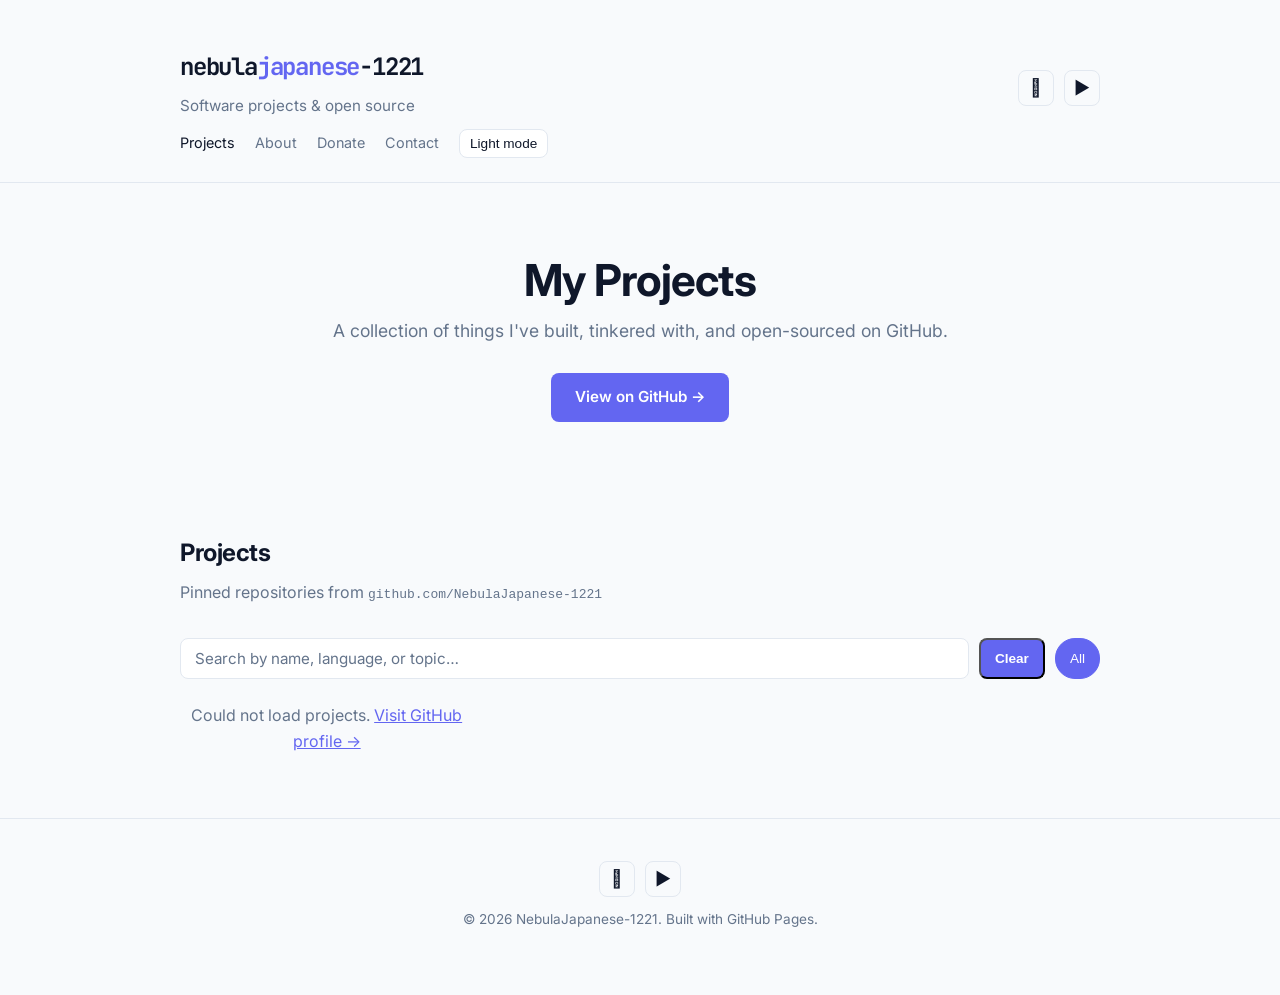
<file: index.html>
<!DOCTYPE html>
<html lang="en">
<head>
<meta charset="UTF-8">
<meta name="viewport" content="width=device-width, initial-scale=1.0">
<title>NebulaJapanese-1221 | Projects</title>
<meta name="description" content="Portfolio of GitHub projects by NebulaJapanese-1221">
<link rel="preconnect" href="https://fonts.googleapis.com">
<link rel="preconnect" href="https://fonts.gstatic.com" crossorigin>
<link href="https://fonts.googleapis.com/css2?family=Inter:wght@300;400;500;600;700&family=JetBrains+Mono:wght@400;500&display=swap" rel="stylesheet">
<link rel="stylesheet" href="style.css">
</head>
<body>
<a href="#projects" class="skip">Skip to projects</a>

<header>
  <div class="container">
    <div class="header-row">
      <div>
        <a href="index.html" class="logo">nebula<span>japanese</span>-1221</a>
        <div class="subtitle">Software projects &amp; open source</div>
      </div>
      <div class="social">
        <a href="https://github.com/NebulaJapanese-1221" target="_blank" rel="noopener" aria-label="GitHub"></a>
        <a href="https://www.youtube.com/@NebulaGamr52" target="_blank" rel="noopener" aria-label="YouTube">▶</a>
      </div>
    </div>
    <nav style="margin-top:10px;font-size:0.9rem;">
      <a href="index.html" style="color:var(--text);margin-right:16px;text-decoration:none">Projects</a>
      <a href="about.html" style="color:var(--muted);margin-right:16px;text-decoration:none">About</a>
      <a href="donate.html" style="color:var(--muted);margin-right:16px;text-decoration:none">Donate</a>
      <a href="contact.html" style="color:var(--muted);text-decoration:none">Contact</a>
      <button id="theme-toggle" class="theme-toggle" style="margin-left:auto;">Dark mode</button>
    </nav>
  </div>
</header>

<section class="hero">
  <div class="container">
    <h1>My Projects</h1>
    <p>A collection of things I've built, tinkered with, and open-sourced on GitHub.</p>
    <a href="https://github.com/NebulaJapanese-1221" class="cta" target="_blank" rel="noopener">View on GitHub &rarr;</a>
  </div>
</section>

<section class="section" id="projects">
  <div class="container">
    <h2 class="section-title">Projects</h2>
    <p class="section-desc">Pinned repositories from <code>github.com/NebulaJapanese-1221</code></p>

    <div class="filters">
      <input type="text" id="filter-input" class="filter-input" placeholder="Search by name, language, or topic&hellip;">
      <button id="filter-clear" class="cta" style="padding:6px 14px;font-size:0.85rem;">Clear</button>
      <button class="filter-chip active" data-filter="all">All</button>
    </div>

    <div id="projects-grid" class="grid">
      <div class="load-state">Loading projects&hellip;</div>
    </div>
  </div>
</section>

<footer>
  <div class="container">
    <div class="social" style="justify-content:center;margin-bottom:12px;">
      <a href="https://github.com/NebulaJapanese-1221" target="_blank" rel="noopener" aria-label="GitHub"></a>
      <a href="https://www.youtube.com/@NebulaGamr52" target="_blank" rel="noopener" aria-label="YouTube">▶</a>
    </div>
    <p>&copy; <span id="year"></span> NebulaJapanese-1221. Built with <a href="https://pages.github.com" target="_blank" rel="noopener">GitHub Pages</a>.</p>
  </div>
</footer>

<script src="script.js" defer></script>
</body>
</html>
</file>
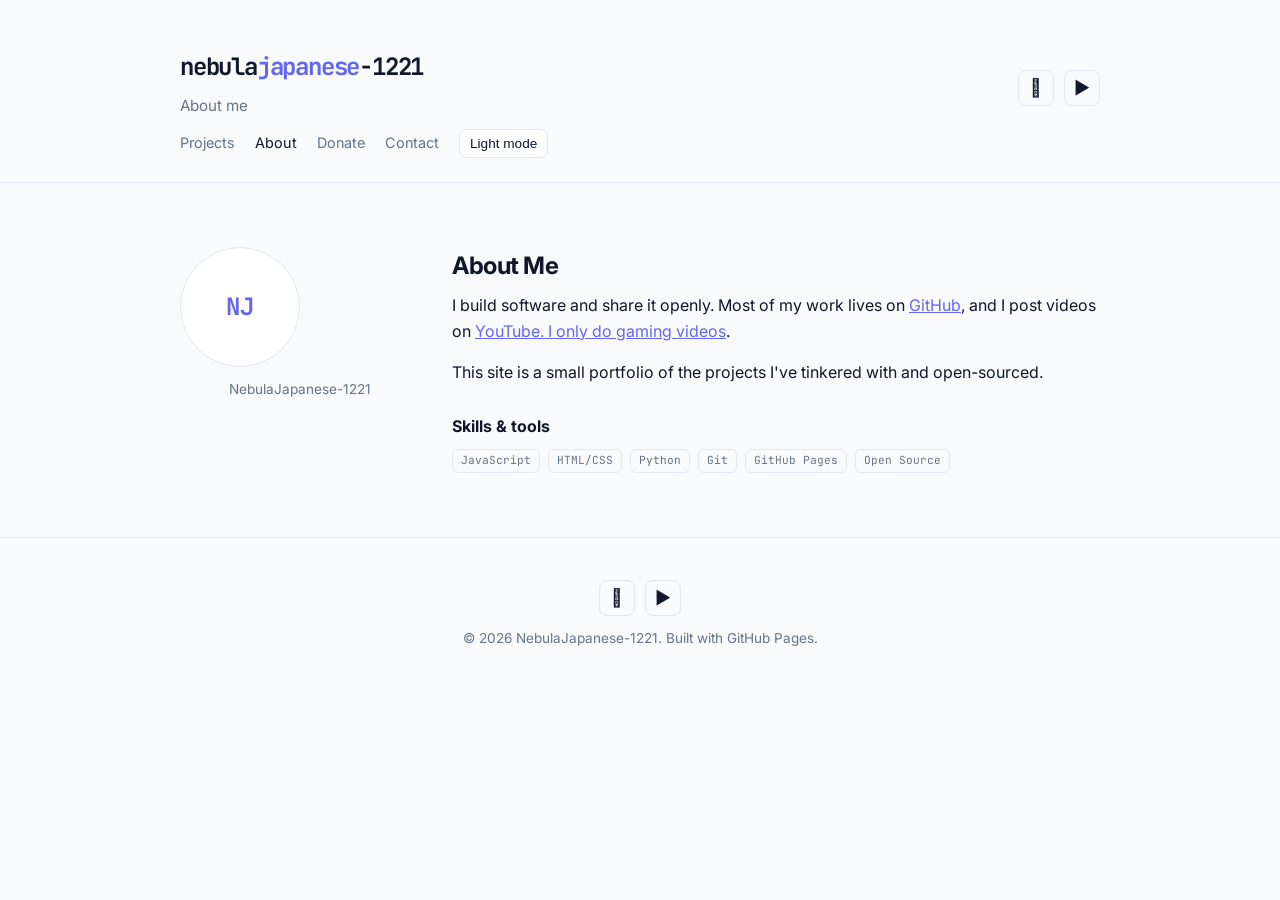
<file: about.html>
<!DOCTYPE html>
<html lang="en">
<head>
<meta charset="UTF-8">
<meta name="viewport" content="width=device-width, initial-scale=1.0">
<title>About | NebulaJapanese-1221</title>
<meta name="description" content="About NebulaJapanese-1221 — bio, skills, and open source work">
<link rel="preconnect" href="https://fonts.googleapis.com">
<link rel="preconnect" href="https://fonts.gstatic.com" crossorigin>
<link href="https://fonts.googleapis.com/css2?family=Inter:wght@300;400;500;600;700&family=JetBrains+Mono:wght@400;500&display=swap" rel="stylesheet">
<link rel="stylesheet" href="style.css">
</head>
<body>
<a href="#content" class="skip">Skip to content</a>

<header>
  <div class="container">
    <div class="header-row">
      <div>
        <a href="index.html" class="logo">nebula<span>japanese</span>-1221</a>
        <div class="subtitle">About me</div>
      </div>
      <div class="social">
        <a href="https://github.com/NebulaJapanese-1221" target="_blank" rel="noopener" aria-label="GitHub"></a>
        <a href="https://www.youtube.com/@NebulaGamr52" target="_blank" rel="noopener" aria-label="YouTube">▶</a>
      </div>
    </div>
    <nav style="margin-top:10px;font-size:0.9rem;">
      <a href="index.html" style="color:var(--muted);margin-right:16px;text-decoration:none">Projects</a>
      <a href="about.html" style="color:var(--text);text-decoration:none">About</a>
      <a href="donate.html" style="color:var(--muted);margin-right:16px;text-decoration:none">Donate</a>
      <a href="contact.html" style="color:var(--muted);text-decoration:none">Contact</a>
      <button id="theme-toggle" class="theme-toggle">Dark mode</button>
    </nav>
  </div>
</header>

<section class="section" id="content">
  <div class="container">
    <div class="about-grid">
      <div class="about-media">
        <div class="avatar-placeholder" aria-label="Profile photo">NJ</div>
        <p style="margin-top:12px;font-size:0.85rem;color:var(--muted);text-align:center;">NebulaJapanese-1221</p>
      </div>
      <div class="about-body">
        <h1 class="section-title">About Me</h1>
        <p>I build software and share it openly. Most of my work lives on <a href="https://github.com/NebulaJapanese-1221" target="_blank" rel="noopener" style="color:var(--accent)">GitHub</a>, and I post videos on <a href="https://www.youtube.com/@NebulaGamr52" target="_blank" rel="noopener" style="color:var(--accent)">YouTube. I only do gaming videos</a>.</p>
        <p style="margin-top:16px;">This site is a small portfolio of the projects I've tinkered with and open-sourced.</p>

        <div style="margin-top:28px;">
          <h3 style="font-size:1rem;margin-bottom:10px;">Skills &amp; tools</h3>
          <div class="tags" style="gap:8px;">
            <span class="tag">JavaScript</span>
            <span class="tag">HTML/CSS</span>
            <span class="tag">Python</span>
            <span class="tag">Git</span>
            <span class="tag">GitHub Pages</span>
            <span class="tag">Open Source</span>
          </div>
        </div>
      </div>
    </div>
  </div>
</section>

<footer>
  <div class="container">
    <div class="social" style="justify-content:center;margin-bottom:12px;">
      <a href="https://github.com/NebulaJapanese-1221" target="_blank" rel="noopener" aria-label="GitHub"></a>
      <a href="https://www.youtube.com/@NebulaGamr52" target="_blank" rel="noopener" aria-label="YouTube">▶</a>
    </div>
    <p>&copy; <span id="year"></span> NebulaJapanese-1221. Built with <a href="https://pages.github.com" target="_blank" rel="noopener">GitHub Pages</a>.</p>
  </div>
</footer>

<script src="script.js" defer></script>
<style>
.about-grid{
  display:grid;
  grid-template-columns:1fr;
  gap:32px;
  align-items:start;
}
@media (min-width:640px){
  .about-grid{grid-template-columns:240px 1fr;}
}
.avatar-placeholder{
  width:120px;height:120px;border-radius:50%;
  background:var(--card);border:1px solid var(--border);
  display:flex;align-items:center;justify-content:center;
  font-family:'JetBrains Mono',monospace;font-weight:700;font-size:1.5rem;
  color:var(--accent);
}
</style>
</body>
</html>
</file>
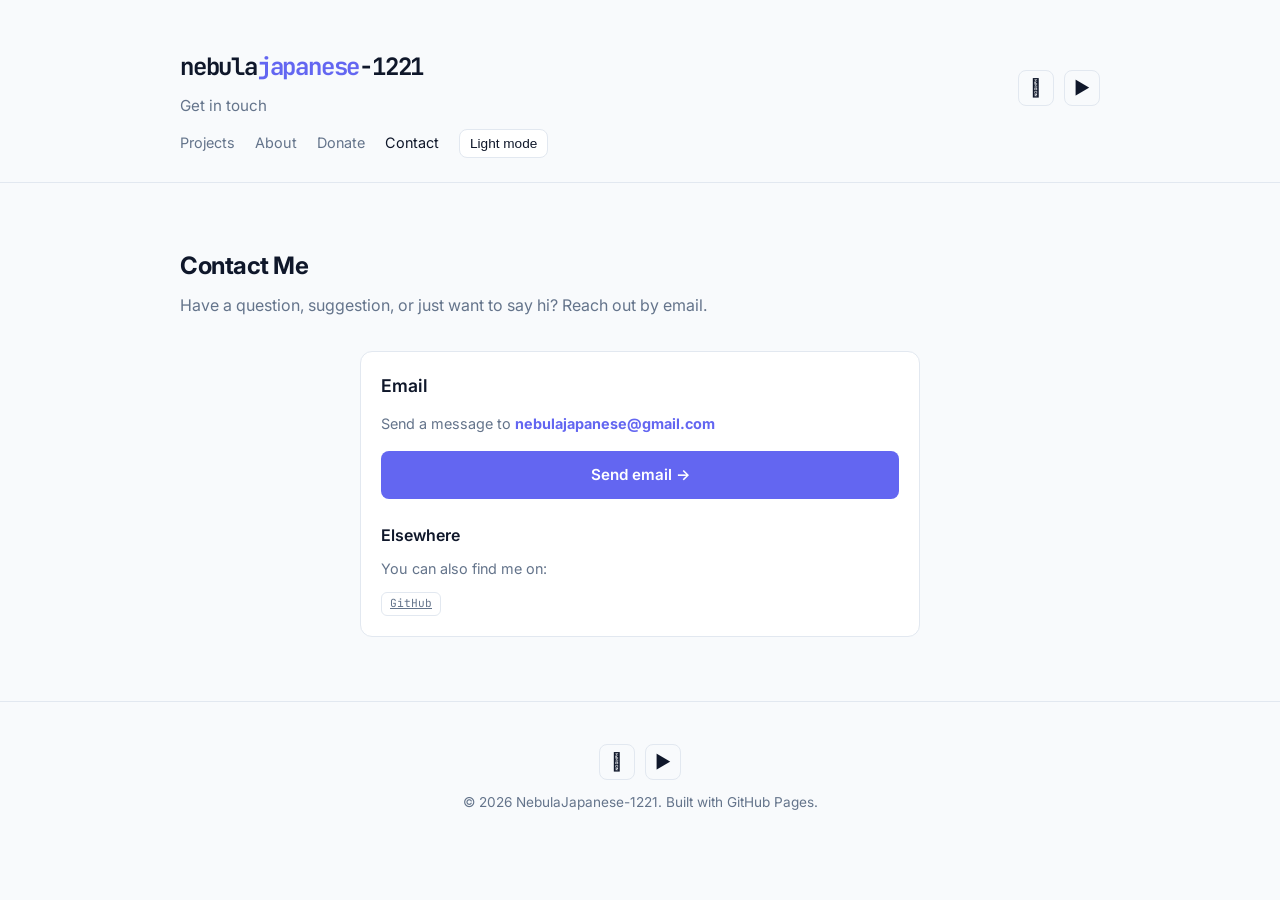
<file: contact.html>
<!DOCTYPE html>
<html lang="en">
<head>
<meta charset="UTF-8">
<meta name="viewport" content="width=device-width, initial-scale=1.0">
<title>Contact | NebulaJapanese-1221</title>
<meta name="description"content="Get in touch with NebulaJapanese-1221">
<link rel="preconnect" href="https://fonts.googleapis.com">
<link rel="preconnect" href="https://fonts.gstatic.com" crossorigin>
<link href="https://fonts.googleapis.com/css2?family=Inter:wght@300;400;500;600;700&family=JetBrains+Mono:wght@400;500&display=swap" rel="stylesheet">
<link rel="stylesheet" href="style.css">
</head>
<body>
<a href="#content" class="skip">Skip to content</a>

<header>
  <div class="container">
    <div class="header-row">
      <div>
        <a href="index.html" class="logo">nebula<span>japanese</span>-1221</a>
        <div class="subtitle">Get in touch</div>
      </div>
      <div class="social">
        <a href="https://github.com/NebulaJapanese-1221" target="_blank" rel="noopener" aria-label="GitHub"></a>
        <a href="https://www.youtube.com/@NebulaGamr52" target="_blank" rel="noopener" aria-label="YouTube">▶</a>
      </div>
    </div>
    <nav style="margin-top:10px;font-size:0.9rem;">
      <a href="index.html" style="color:var(--muted);margin-right:16px;text-decoration:none">Projects</a>
      <a href="about.html" style="color:var(--muted);margin-right:16px;text-decoration:none">About</a>
      <a href="donate.html" style="color:var(--muted);margin-right:16px;text-decoration:none">Donate</a>
      <a href="contact.html" style="color:var(--text);text-decoration:none">Contact</a>
      <button id="theme-toggle" class="theme-toggle">Dark mode</button>
    </nav>
  </div>
</header>

<section class="section" id="content">
  <div class="container">
    <h1 class="section-title">Contact Me</h1>
    <p class="section-desc">Have a question, suggestion, or just want to say hi? Reach out by email.</p>

    <div class="card" style="max-width:560px;margin:0 auto;">
      <h3 style="font-size:1.1rem;margin-bottom:12px">Email</h3>
      <p style="margin-bottom:16px">Send a message to <strong style="color:var(--accent)">nebulajapanese@gmail.com</strong></p>

      <a href="mailto:nebulajapanese@gmail.com" class="cta" style="display:inline-flex;align-items:center;justify-content:center;width:100%;gap:8px;">Send email &rarr;</a>

      <div style="margin-top:24px;">
        <h3 style="font-size:1rem;margin-bottom:8px">Elsewhere</h3>
        <p style="color:var(--muted);margin-bottom:12px">You can also find me on:</p>
        <div class="tags">
          <a href="https://github.com/NebulaJapanese-1221" class="tag" target="_blank" rel="noopener">GitHub</a>
        </div>
      </div>
    </div>
  </div>
</section>

<footer>
  <div class="container">
    <div class="social" style="justify-content:center;margin-bottom:12px;">
      <a href="https://github.com/NebulaJapanese-1221" target="_blank" rel="noopener" aria-label="GitHub"></a>
      <a href="https://www.youtube.com/@NebulaGamr52" target="_blank" rel="noopener" aria-label="YouTube">▶</a>
    </div>
    <p>&copy; <span id="year"></span> NebulaJapanese-1221. Built with <a href="https://pages.github.com" target="_blank" rel="noopener">GitHub Pages</a>.</p>
  </div>
</footer>

<script src="script.js" defer></script>
</body>
</html>
</file>
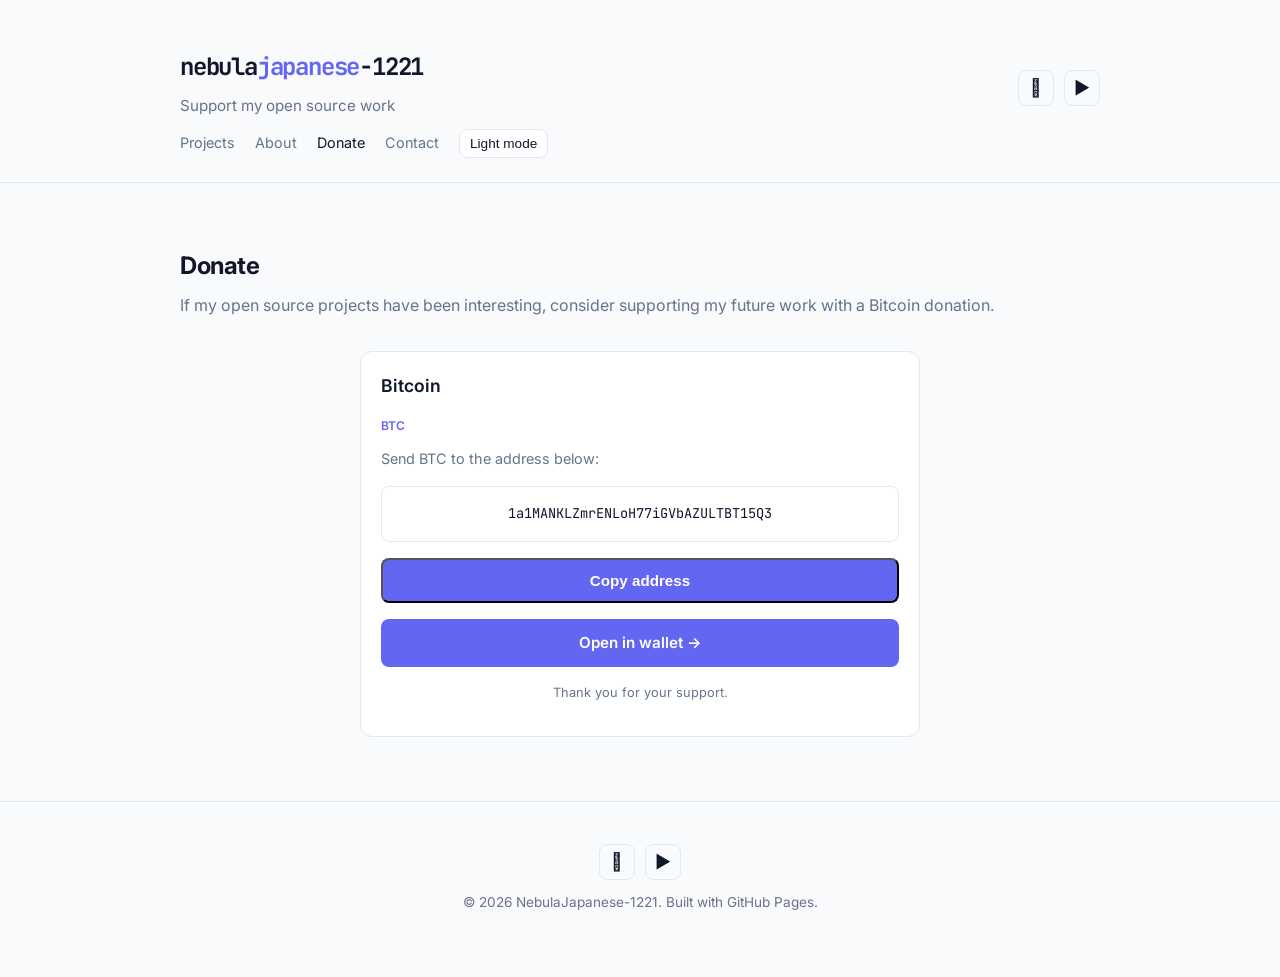
<file: donate.html>
<!DOCTYPE html>
<html lang="en">
<head>
<meta charset="UTF-8">
<meta name="viewport" content="width=device-width, initial-scale=1.0">
<title>Donate | NebulaJapanese-1221</title>
<meta name="description"content="Support NebulaJapanese-1221 with a Bitcoin donation">
<link rel="preconnect" href="https://fonts.googleapis.com">
<link rel="preconnect" href="https://fonts.gstatic.com" crossorigin>
<link href="https://fonts.googleapis.com/css2?family=Inter:wght@300;400;500;600;700&family=JetBrains+Mono:wght@400;500&display=swap" rel="stylesheet">
<link rel="stylesheet" href="style.css">
</head>
<body>
<a href="#content" class="skip">Skip to content</a>

<header>
  <div class="container">
    <div class="header-row">
      <div>
        <a href="index.html" class="logo">nebula<span>japanese</span>-1221</a>
        <div class="subtitle">Support my open source work</div>
      </div>
      <div class="social">
        <a href="https://github.com/NebulaJapanese-1221" target="_blank" rel="noopener" aria-label="GitHub"></a>
        <a href="https://www.youtube.com/@NebulaGamr52" target="_blank" rel="noopener" aria-label="YouTube">▶</a>
      </div>
    </div>
    <nav style="margin-top:10px;font-size:0.9rem;">
      <a href="index.html" style="color:var(--muted);margin-right:16px;text-decoration:none">Projects</a>
      <a href="about.html" style="color:var(--muted);margin-right:16px;text-decoration:none">About</a>
      <a href="donate.html" style="color:var(--text);text-decoration:none">Donate</a>
      <a href="contact.html" style="color:var(--muted);margin-right:16px;text-decoration:none">Contact</a>
      <button id="theme-toggle" class="theme-toggle">Dark mode</button>
    </nav>
  </div>
</header>

<section class="section" id="content">
  <div class="container">
    <h1 class="section-title">Donate</h1>
    <p class="section-desc">If my open source projects have been interesting, consider supporting my future work with a Bitcoin donation.</p>

    <div class="card" style="max-width:560px;margin:0 auto;">
      <h3 style="font-size:1.1rem;margin-bottom:16px">Bitcoin</h3>
      <div class="tech">BTC</div>
      <p style="margin-bottom:16px">Send BTC to the address below:</p>

      <div class="btc-address">
        1a1MANKLZmrENLoH77iGVbAZULTBT15Q3
      </div>

      <button class="cta" id="copy-btc" style="width:100%;justify-content:center;">Copy address</button>

      <div style="margin-top:16px;">
        <a href="bitcoin:1a1MANKLZmrENLoH77iGVbAZULTBT15Q3" class="cta" style="display:inline-flex;align-items:center;justify-content:center;width:100%;gap:8px;" target="_blank" rel="noopener">Open in wallet &rarr;</a>
      </div>

      <p style="font-size:0.8rem;color:var(--muted);margin-top:16px;text-align:center;">Thank you for your support.</p>
    </div>
  </div>
</section>

<footer>
  <div class="container">
    <div class="social" style="justify-content:center;margin-bottom:12px;">
      <a href="https://github.com/NebulaJapanese-1221" target="_blank" rel="noopener" aria-label="GitHub"></a>
      <a href="https://www.youtube.com/@NebulaGamr52" target="_blank" rel="noopener" aria-label="YouTube">▶</a>
    </div>
    <p>&copy; <span id="year"></span> NebulaJapanese-1221. Built with <a href="https://pages.github.com" target="_blank" rel="noopener">GitHub Pages</a>.</p>
  </div>
</footer>

<script src="script.js" defer></script>
<script>
(function(){
  const btn = document.getElementById('copy-btc');
  if(!btn) return;
  const addr = '1a1MANKLZmrENLoH77iGVbAZULTBT15Q3';
  btn.addEventListener('click', async ()=>{
    try{
      await navigator.clipboard.writeText(addr);
      const orig = btn.textContent;
      btn.textContent = 'Copied!';
      setTimeout(()=> btn.textContent = orig, 1500);
    }catch(e){
      /* fallback */
      const ta = document.createElement('textarea');
      ta.value = addr;
      document.body.appendChild(ta);
      ta.select();
      document.execCommand('copy');
      document.body.removeChild(ta);
      const orig = btn.textContent;
      btn.textContent = 'Copied!';
      setTimeout(()=> btn.textContent = orig, 1500);
    }
  });
})();
</script>
</body>
</html>
</file>
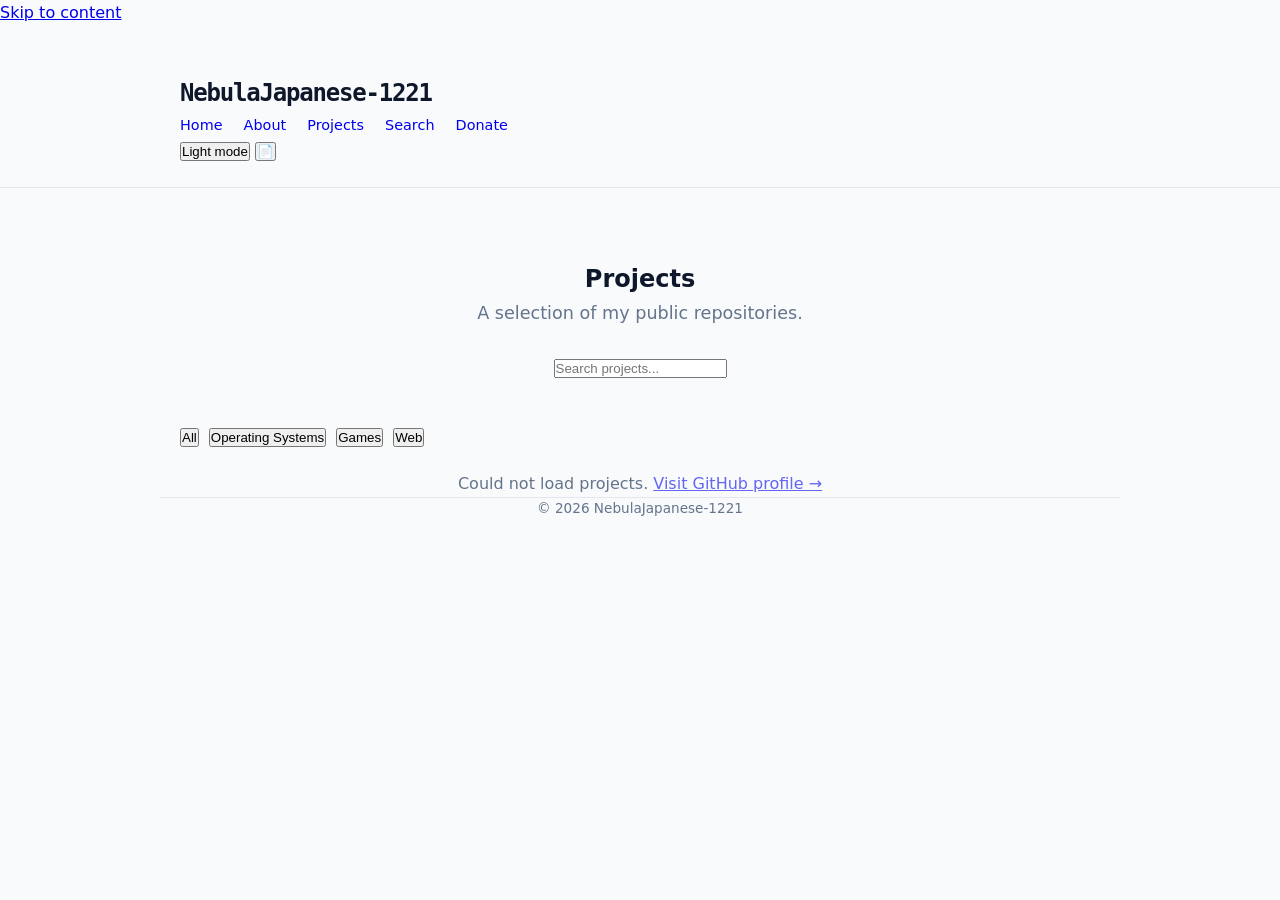
<file: projects.html>
<!DOCTYPE html>
<html lang="en">
<head>
    <meta charset="UTF-8">
    <meta name="viewport" content="width=device-width, initial-scale=1.0">
    <title>NebulaJapanese-1221 | Projects</title>
    <link rel="stylesheet" href="style.css">
    <link rel="icon" href="favicon.svg" type="image/svg+xml">
</head>
<body>
    <a href="#main-content" class="skip-link">Skip to content</a>

    <header>
        <div class="container header-inner">
            <h1 class="logo">NebulaJapanese-1221</h1>
            <nav>
                <a href="index.html">Home</a>
                <a href="about.html">About</a>
                <a href="projects.html" class="active">Projects</a>
                <a href="search.html">Search</a>
                <a href="donate.html">Donate</a>
            </nav>
            <button id="theme-toggle" class="btn-toggle" aria-label="Toggle dark/light mode">🌙</button>
            <button id="lowbandwidth-toggle" class="btn-toggle" aria-label="Toggle low-bandwidth mode">📄</button>
        </div>
    </header>

    <main class="container" id="main-content">
        <section class="hero">
            <h2>Projects</h2>
            <p>A selection of my public repositories.</p>
            <div class="search-box">
                <input type="text" id="project-search" placeholder="Search projects..." aria-label="Search projects">
            </div>
        </section>

        <div class="filters">
            <button class="filter-btn active" data-filter="all">All</button>
            <button class="filter-btn" data-filter="os">Operating Systems</button>
            <button class="filter-btn" data-filter="game">Games</button>
            <button class="filter-btn" data-filter="web">Web</button>
        </div>

        <section class="projects-grid" id="projects-grid">
            <article class="project-card" data-type="web" data-updated="Oct 18, 2026">
                <h3>nebulajapanese-1221.github.io</h3>
                <p class="project-lang">HTML</p>
                <p class="project-updated">Updated: Oct 18, 2026</p>
                <p>This personal website portfolio.</p>
                <a href="https://github.com/NebulaJapanese-1221/nebulajapanese-1221.github.io" class="btn" target="_blank" rel="noopener noreferrer">View on GitHub</a>
            </article>

            <article class="project-card" data-type="os" data-updated="Oct 18, 2026">
                <h3>NebulaOS</h3>
                <p class="project-lang">C++ &bull; x86 Assembly</p>
                <p class="project-updated">Updated: Oct 18, 2026</p>
                <p>NebulaOS is a small 32-bit x86 hobby operating system. GRUB loads its Multiboot kernel, which uses a 32-bit graphics framebuffer and starts a simple desktop-style shell.</p>
                <p><strong>Build:</strong> requires Clang/LLVM, NASM, GRUB utilities, mtools, xorriso, and QEMU. Run <code>make</code> then <code>make run</code>.</p>
                <p><strong>License:</strong> GNU General Public License v3.0</p>
                <p><strong>Contact:</strong> <a href="mailto:nebulajapanese@gmail.com">nebulajapanese@gmail.com</a></p>
                <a href="https://github.com/NebulaJapanese-1221/NebulaOS" class="btn" target="_blank" rel="noopener noreferrer">View on GitHub</a>
            </article>

            <article class="project-card" data-type="game" data-updated="Oct 7, 2026">
                <h3>Project NebulaBeat</h3>
                <p class="project-lang">GDScript &bull; Godot</p>
                <p class="project-updated">Updated: Oct 7, 2026</p>
                <p>A fast-paced rhythm-action game where players defend a spinning energy core by dragging to slice incoming explosive notes before they collide with it. Notes accelerate as they approach the core, while long notes require multiple separate drag strokes to clear.</p>
                <p class="project-credits"><strong>Credits:</strong> UI assets by <a href="https://kenney.nl/" target="_blank" rel="noopener noreferrer">Kenney</a>, licensed under <a href="https://creativecommons.org/publicdomain/zero/1.0/" target="_blank" rel="noopener noreferrer">CC0 1.0 Universal</a>.</p>
                <a href="https://github.com/NebulaJapanese-1221/Project-NebulaBeat" class="btn" target="_blank" rel="noopener noreferrer">View on GitHub</a>
            </article>
        </section>
    </main>

    <footer class="container">
        <p>&copy; 2026 NebulaJapanese-1221</p>
    </footer>

    <script src="script.js"></script>
</body>
</html>
</file>
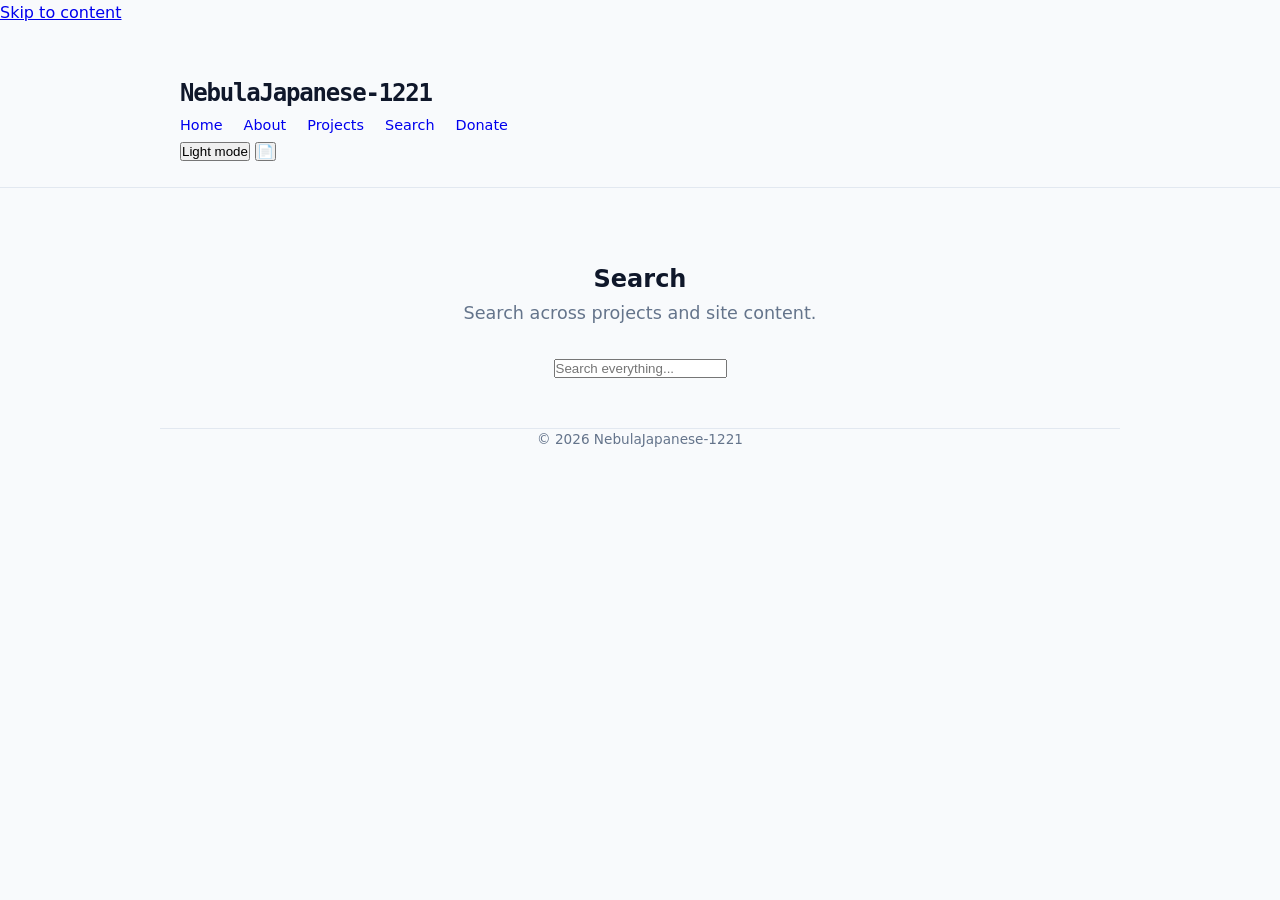
<file: search.html>
<!DOCTYPE html>
<html lang="en">
<head>
    <meta charset="UTF-8">
    <meta name="viewport" content="width=device-width, initial-scale=1.0">
    <title>NebulaJapanese-1221 | Search</title>
    <link rel="stylesheet" href="style.css">
    <link rel="icon" href="favicon.svg" type="image/svg+xml">
</head>
<body>
    <a href="#main-content" class="skip-link">Skip to content</a>

    <header>
        <div class="container header-inner">
            <h1 class="logo">NebulaJapanese-1221</h1>
            <nav>
                <a href="index.html">Home</a>
                <a href="about.html">About</a>
                <a href="projects.html">Projects</a>
                <a href="search.html" class="active">Search</a>
                <a href="donate.html">Donate</a>
            </nav>
            <button id="theme-toggle" class="btn-toggle" aria-label="Toggle dark/light mode">🌙</button>
            <button id="lowbandwidth-toggle" class="btn-toggle" aria-label="Toggle low-bandwidth mode">📄</button>
        </div>
    </header>

    <main class="container" id="main-content">
        <section class="hero">
            <h2>Search</h2>
            <p>Search across projects and site content.</p>
            <div class="search-box">
                <input type="text" id="global-search" placeholder="Search everything..." aria-label="Search site">
            </div>
        </section>

        <section class="search-results" id="search-results">
            <p id="results-count"></p>
            <div id="results-list"></div>
        </section>
    </main>

    <footer class="container">
        <p>&copy; 2026 NebulaJapanese-1221</p>
    </footer>

    <script src="script.js"></script>
</body>
</html>
</file>
<file: style.css>
:root{
  --bg:#0a0a0a;
  --card:#121212;
  --text:#f5f5f5;
  --muted:#94a3b8;
  --accent:#6366f1;
  --accent-hover:#4f46e5;
  --border:#1e1e1e;
  --radius:12px;
}
[data-theme="light"]{
  --bg:#f8fafc;
  --card:#ffffff;
  --text:#0f172a;
  --muted:#64748b;
  --border:#e2e8f0;
}
*{box-sizing:border-box;margin:0;padding:0}
html{scroll-behavior:smooth}
body{
  background:var(--bg);
  color:var(--text);
  font-family:'Inter',system-ui,sans-serif;
  line-height:1.6;
  min-height:100vh;
  transition:background-color .3s,color .3s;
}
.container{max-width:960px;margin:0 auto;padding:0 20px}
.skip{
  position:absolute;left:-9999px;top:auto;width:1px;height:1px;overflow:hidden
}
header{
  padding:48px 0 24px;
  border-bottom:1px solid var(--border);
}
.header-row{
  display:flex;
  align-items:center;
  justify-content:space-between;
  flex-wrap:wrap;
  gap:12px;
}
.logo{
  font-family:'JetBrains Mono',monospace;
  font-weight:700;
  font-size:1.5rem;
  letter-spacing:-0.05em;
  color:var(--text);
  text-decoration:none;
}
.logo span{color:var(--accent)}
.subtitle{
  margin-top:8px;
  color:var(--muted);
  font-size:0.95rem;
}
nav a{
  font-size:0.9rem;
  margin-right:16px;
  text-decoration:none;
}
.theme-toggle{
  background:var(--card);
  border:1px solid var(--border);
  color:var(--text);
  border-radius:8px;
  padding:6px 10px;
  font-size:0.85rem;
  cursor:pointer;
  display:inline-flex;
  align-items:center;
  gap:6px;
}
.theme-toggle:hover{border-color:var(--accent)}
.social{
  display:flex;
  gap:10px;
  margin-top:10px;
}
.social a{
  display:inline-flex;
  align-items:center;
  justify-content:center;
  width:36px;
  height:36px;
  border:1px solid var(--border);
  border-radius:8px;
  color:var(--text);
  text-decoration:none;
  font-size:1.1rem;
  transition:border-color .2s,background .2s;
}
.social a:hover{border-color:var(--accent);background:var(--card)}
.hero{
  text-align:center;
  padding:72px 0 48px;
}
.hero h1{
  font-size:2.75rem;
  font-weight:700;
  line-height:1.15;
  margin-bottom:12px;
  letter-spacing:-0.02em;
}
.hero p{
  color:var(--muted);
  font-size:1.1rem;
  max-width:620px;
  margin:0 auto 28px;
}
.cta{
  display:inline-flex;
  align-items:center;
  gap:10px;
  padding:12px 24px;
  background:var(--accent);
  color:#fff;
  text-decoration:none;
  border-radius:8px;
  font-weight:600;
  font-size:0.95rem;
  transition:background .2s,transform .1s;
}
.cta:hover{background:var(--accent-hover);transform:translateY(-1px)}
.section{padding:64px 0}
.section-title{
  font-size:1.5rem;
  font-weight:700;
  margin-bottom:8px;
  letter-spacing:-0.02em;
}
.section-desc{color:var(--muted);margin-bottom:32px}
.filters{
  display:flex;
  gap:10px;
  margin-bottom:24px;
  flex-wrap:wrap;
}
.filter-input{
  flex:1;
  min-width:220px;
  background:var(--card);
  border:1px solid var(--border);
  color:var(--text);
  border-radius:8px;
  padding:10px 14px;
  font-size:0.95rem;
  font-family:inherit;
}
.filter-input::placeholder{color:var(--muted)}
.filter-input:focus{outline:none;border-color:var(--accent)}
.filter-chip{
  background:var(--card);
  border:1px solid var(--border);
  color:var(--text);
  border-radius:20px;
  padding:6px 14px;
  font-size:0.85rem;
  cursor:pointer;
  white-space:nowrap;
}
.filter-chip.active{background:var(--accent);border-color:var(--accent);color:#fff}
.filter-chip:hover{border-color:var(--accent)}
.grid{
  display:grid;
  grid-template-columns:repeat(auto-fill,minmax(280px,1fr));
  gap:20px
}
.card{
  background:var(--card);
  border:1px solid var(--border);
  border-radius:var(--radius);
  padding:20px;
  transition:border-color .2s,transform .1s;
  text-decoration:none;
  color:var(--text);
  display:block;
}
.card:hover{border-color:var(--accent);transform:translateY(-3px)}
.card h3{font-size:1.1rem;font-weight:600;margin-bottom:6px}
.card p{font-size:0.9rem;color:var(--muted);margin-bottom:12px}
.tags{
  display:flex;flex-wrap:wrap;gap:6px
}
.tag{
  font-family:'JetBrains Mono',monospace;
  font-size:0.7rem;
  padding:2px 8px;
  border:1px solid var(--border);
  border-radius:6px;
  color:var(--muted);
}
.card:hover .tag{border-color:var(--accent);color:var(--accent)}
.tech{
  font-size:0.75rem;color:var(--accent);font-weight:600;margin-bottom:12px
}
.no-results{text-align:center;color:var(--muted);padding:40px 0}
footer{
  border-top:1px solid var(--border);
  padding:32px 0 64px;
  text-align:center;color:var(--muted);font-size:0.85rem
}
footer a{color:var(--muted);text-decoration:none}
footer a:hover{color:var(--text)}
.load-state{text-align:center;color:var(--muted);min-height:24px}
.btc-address{
  background:var(--card);
  border:1px solid var(--border);
  border-radius:8px;
  padding:16px;
  margin-bottom:16px;
  word-break:break-all;
  font-family:'JetBrains Mono',monospace;
  font-size:0.85rem;
  color:var(--text);
  text-align:center;
}
@media (max-width:640px){
  .hero h1{font-size:2rem}
  .section{padding:48px 0}
  .header-row{flex-direction:column;align-items:flex-start}
}
</file>
